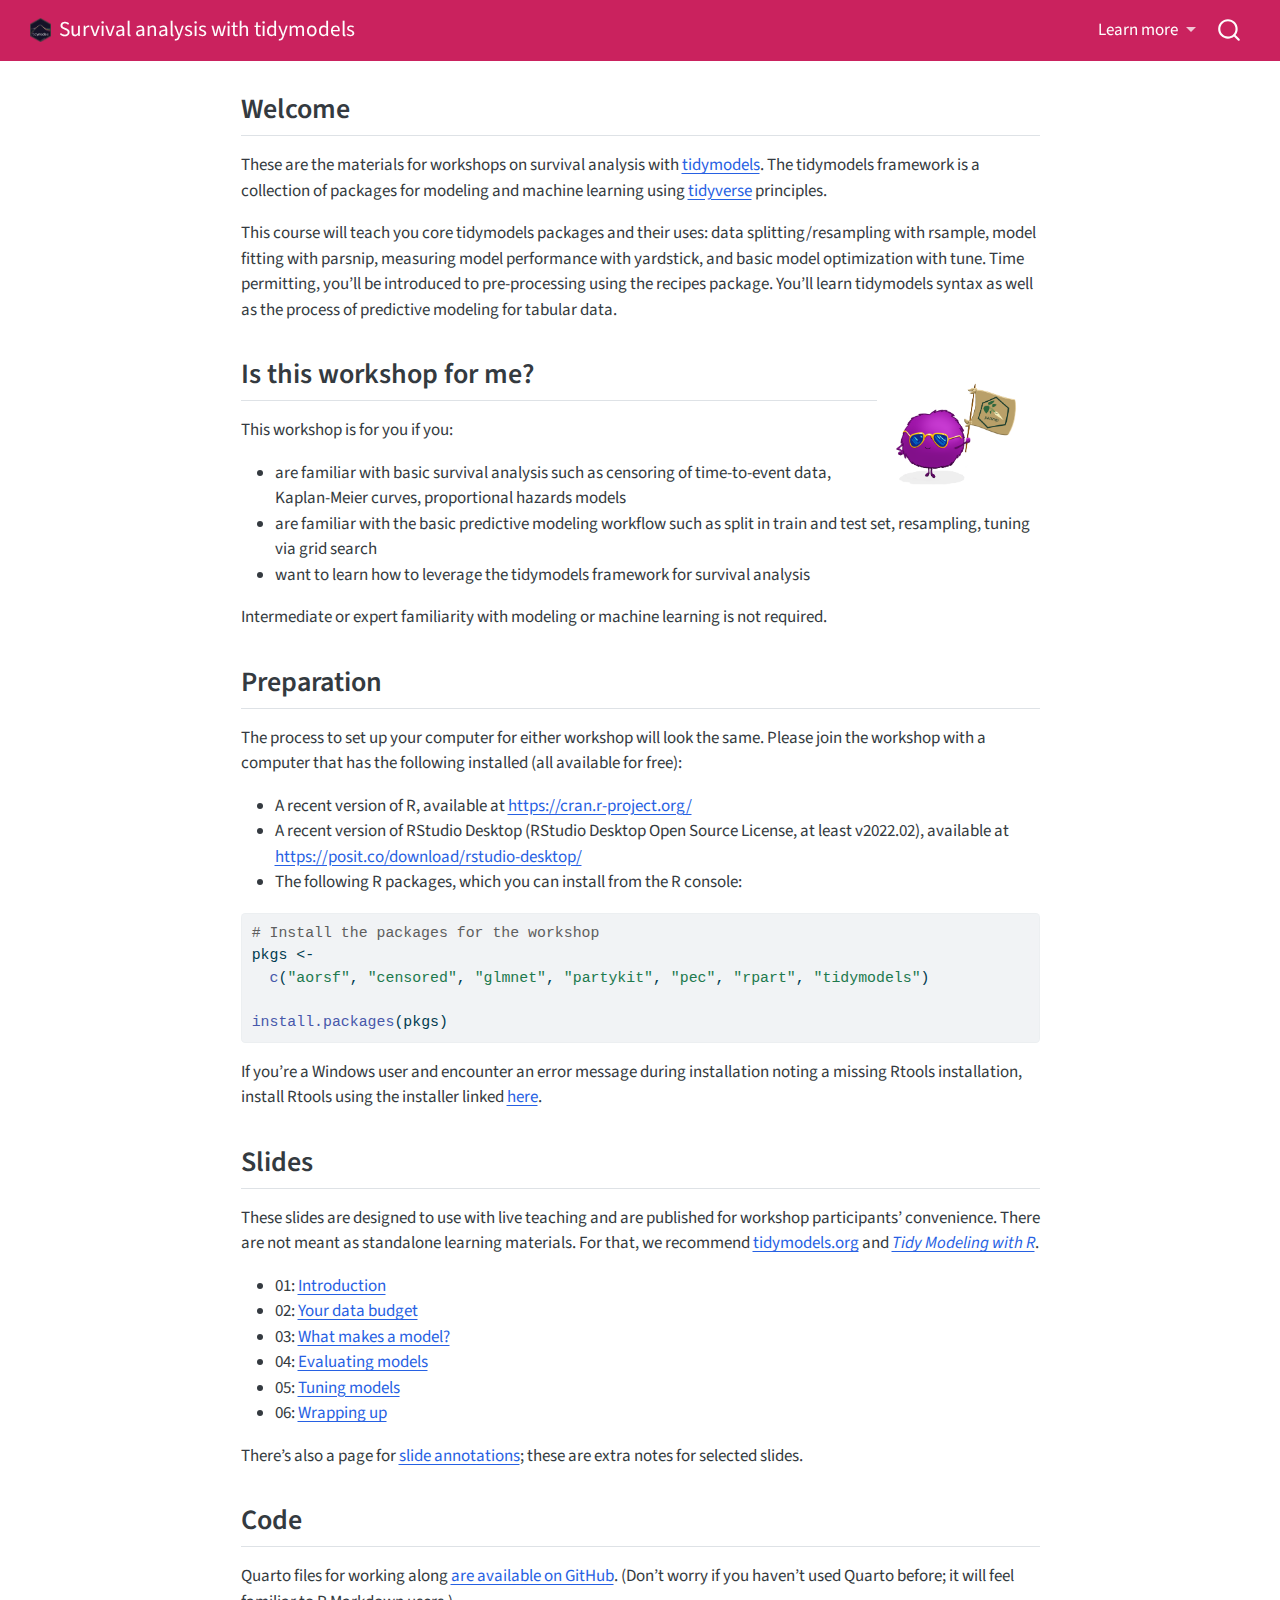
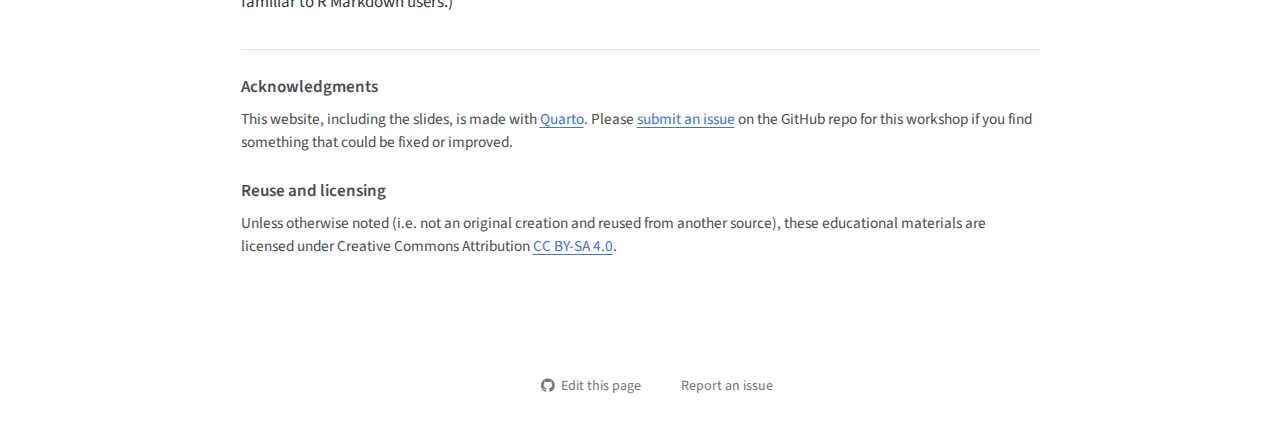
<file: docs/index.html>
<!DOCTYPE html>
<html xmlns="http://www.w3.org/1999/xhtml" lang="en" xml:lang="en"><head>

<meta charset="utf-8">
<meta name="generator" content="quarto-1.4.555">

<meta name="viewport" content="width=device-width, initial-scale=1.0, user-scalable=yes">


<title>Survival analysis with tidymodels</title>
<style>
code{white-space: pre-wrap;}
span.smallcaps{font-variant: small-caps;}
div.columns{display: flex; gap: min(4vw, 1.5em);}
div.column{flex: auto; overflow-x: auto;}
div.hanging-indent{margin-left: 1.5em; text-indent: -1.5em;}
ul.task-list{list-style: none;}
ul.task-list li input[type="checkbox"] {
  width: 0.8em;
  margin: 0 0.8em 0.2em -1em; /* quarto-specific, see https://github.com/quarto-dev/quarto-cli/issues/4556 */ 
  vertical-align: middle;
}
/* CSS for syntax highlighting */
pre > code.sourceCode { white-space: pre; position: relative; }
pre > code.sourceCode > span { line-height: 1.25; }
pre > code.sourceCode > span:empty { height: 1.2em; }
.sourceCode { overflow: visible; }
code.sourceCode > span { color: inherit; text-decoration: inherit; }
div.sourceCode { margin: 1em 0; }
pre.sourceCode { margin: 0; }
@media screen {
div.sourceCode { overflow: auto; }
}
@media print {
pre > code.sourceCode { white-space: pre-wrap; }
pre > code.sourceCode > span { text-indent: -5em; padding-left: 5em; }
}
pre.numberSource code
  { counter-reset: source-line 0; }
pre.numberSource code > span
  { position: relative; left: -4em; counter-increment: source-line; }
pre.numberSource code > span > a:first-child::before
  { content: counter(source-line);
    position: relative; left: -1em; text-align: right; vertical-align: baseline;
    border: none; display: inline-block;
    -webkit-touch-callout: none; -webkit-user-select: none;
    -khtml-user-select: none; -moz-user-select: none;
    -ms-user-select: none; user-select: none;
    padding: 0 4px; width: 4em;
  }
pre.numberSource { margin-left: 3em;  padding-left: 4px; }
div.sourceCode
  {   }
@media screen {
pre > code.sourceCode > span > a:first-child::before { text-decoration: underline; }
}
</style>


<script src="site_libs/quarto-nav/quarto-nav.js"></script>
<script src="site_libs/clipboard/clipboard.min.js"></script>
<script src="site_libs/quarto-search/autocomplete.umd.js"></script>
<script src="site_libs/quarto-search/fuse.min.js"></script>
<script src="site_libs/quarto-search/quarto-search.js"></script>
<meta name="quarto:offset" content="./">
<link href="./favicon.ico" rel="icon">
<script src="site_libs/quarto-html/quarto.js"></script>
<script src="site_libs/quarto-html/popper.min.js"></script>
<script src="site_libs/quarto-html/tippy.umd.min.js"></script>
<script src="site_libs/quarto-html/anchor.min.js"></script>
<link href="site_libs/quarto-html/tippy.css" rel="stylesheet">
<link href="site_libs/quarto-html/quarto-syntax-highlighting.css" rel="stylesheet" id="quarto-text-highlighting-styles">
<script src="site_libs/bootstrap/bootstrap.min.js"></script>
<link href="site_libs/bootstrap/bootstrap-icons.css" rel="stylesheet">
<link href="site_libs/bootstrap/bootstrap.min.css" rel="stylesheet" id="quarto-bootstrap" data-mode="light">
<script id="quarto-search-options" type="application/json">{
  "location": "navbar",
  "copy-button": false,
  "collapse-after": 3,
  "panel-placement": "end",
  "type": "overlay",
  "limit": 50,
  "keyboard-shortcut": [
    "f",
    "/",
    "s"
  ],
  "show-item-context": false,
  "language": {
    "search-no-results-text": "No results",
    "search-matching-documents-text": "matching documents",
    "search-copy-link-title": "Copy link to search",
    "search-hide-matches-text": "Hide additional matches",
    "search-more-match-text": "more match in this document",
    "search-more-matches-text": "more matches in this document",
    "search-clear-button-title": "Clear",
    "search-text-placeholder": "",
    "search-detached-cancel-button-title": "Cancel",
    "search-submit-button-title": "Submit",
    "search-label": "Search"
  }
}</script>


<link rel="stylesheet" href="styles.css">
<meta property="og:title" content="Survival analysis with tidymodels">
<meta property="og:description" content="This workshop provides an introduction to predictive survival analysis with R using the tidymodels framework, a collection of packages for modeling and machine learning using tidyverse principles.">
<meta property="og:site_name" content="Survival analysis with tidymodels">
<meta name="twitter:title" content="Survival analysis with tidymodels">
<meta name="twitter:description" content="This workshop provides an introduction to predictive survival analysis with R using the tidymodels framework, a collection of packages for modeling and machine learning using tidyverse principles.">
<meta name="twitter:card" content="summary">
</head>

<body class="nav-fixed fullcontent">

<div id="quarto-search-results"></div>
  <header id="quarto-header" class="headroom fixed-top">
    <nav class="navbar navbar-expand-lg " data-bs-theme="dark">
      <div class="navbar-container container-fluid">
      <div class="navbar-brand-container mx-auto">
    <a href="./index.html" class="navbar-brand navbar-brand-logo">
    <img src="./tidymodels.png" alt="" class="navbar-logo">
    </a>
    <a class="navbar-brand" href="./index.html">
    <span class="navbar-title">Survival analysis with tidymodels</span>
    </a>
  </div>
            <div id="quarto-search" class="" title="Search"></div>
          <button class="navbar-toggler" type="button" data-bs-toggle="collapse" data-bs-target="#navbarCollapse" aria-controls="navbarCollapse" aria-expanded="false" aria-label="Toggle navigation" onclick="if (window.quartoToggleHeadroom) { window.quartoToggleHeadroom(); }">
  <span class="navbar-toggler-icon"></span>
</button>
          <div class="collapse navbar-collapse" id="navbarCollapse">
            <ul class="navbar-nav navbar-nav-scroll ms-auto">
  <li class="nav-item dropdown ">
    <a class="nav-link dropdown-toggle" href="#" id="nav-menu-learn-more" role="button" data-bs-toggle="dropdown" aria-expanded="false">
 <span class="menu-text">Learn more</span>
    </a>
    <ul class="dropdown-menu dropdown-menu-end" aria-labelledby="nav-menu-learn-more">    
        <li>
    <a class="dropdown-item" href="https://www.tidymodels.org/start/">
 <span class="dropdown-text">Get started at tidymodels.org</span></a>
  </li>  
        <li>
    <a class="dropdown-item" href="https://www.tmwr.org/">
 <span class="dropdown-text">Tidy Modeling with R</span></a>
  </li>  
        <li>
    <a class="dropdown-item" href="https://www.tidymodels.org/learn/index.html#category=survival%20analysis">
 <span class="dropdown-text">Survival analysis at tidymodels.org</span></a>
  </li>  
    </ul>
  </li>
</ul>
          </div> <!-- /navcollapse -->
          <div class="quarto-navbar-tools">
</div>
      </div> <!-- /container-fluid -->
    </nav>
</header>
<!-- content -->
<div id="quarto-content" class="quarto-container page-columns page-rows-contents page-layout-article page-navbar">
<!-- sidebar -->
<!-- margin-sidebar -->
    
<!-- main -->
<main class="content" id="quarto-document-content">




<section id="welcome" class="level2">
<h2 class="anchored" data-anchor-id="welcome">Welcome</h2>
<p>These are the materials for workshops on survival analysis with <a href="https://www.tidymodels.org/">tidymodels</a>. The tidymodels framework is a collection of packages for modeling and machine learning using <a href="https://www.tidyverse.org/">tidyverse</a> principles.</p>
<p>This course will teach you core tidymodels packages and their uses: data splitting/resampling with rsample, model fitting with parsnip, measuring model performance with yardstick, and basic model optimization with tune. Time permitting, you’ll be introduced to pre-processing using the recipes package. You’ll learn tidymodels syntax as well as the process of predictive modeling for tabular data.</p>
</section>
<section id="is-this-workshop-for-me" class="level2">
<h2 class="anchored" data-anchor-id="is-this-workshop-for-me">Is this workshop for me? <img src="slides/images/parsnip-flagger.jpg" align="right" height="150"></h2>
<p>This workshop is for you if you:</p>
<ul>
<li>are familiar with basic survival analysis such as censoring of time-to-event data, Kaplan-Meier curves, proportional hazards models</li>
<li>are familiar with the basic predictive modeling workflow such as split in train and test set, resampling, tuning via grid search</li>
<li>want to learn how to leverage the tidymodels framework for survival analysis</li>
</ul>
<p>Intermediate or expert familiarity with modeling or machine learning is not required.</p>
</section>
<section id="preparation" class="level2">
<h2 class="anchored" data-anchor-id="preparation">Preparation</h2>
<p>The process to set up your computer for either workshop will look the same. Please join the workshop with a computer that has the following installed (all available for free):</p>
<ul>
<li>A recent version of R, available at <a href="https://cran.r-project.org/" class="uri">https://cran.r-project.org/</a></li>
<li>A recent version of RStudio Desktop (RStudio Desktop Open Source License, at least v2022.02), available at <a href="https://posit.co/download/rstudio-desktop/" class="uri">https://posit.co/download/rstudio-desktop/</a></li>
<li>The following R packages, which you can install from the R console:</li>
</ul>
<div class="cell">
<div class="sourceCode cell-code" id="cb1"><pre class="sourceCode r code-with-copy"><code class="sourceCode r"><span id="cb1-1"><a href="#cb1-1" aria-hidden="true" tabindex="-1"></a><span class="co"># Install the packages for the workshop</span></span>
<span id="cb1-2"><a href="#cb1-2" aria-hidden="true" tabindex="-1"></a>pkgs <span class="ot">&lt;-</span> </span>
<span id="cb1-3"><a href="#cb1-3" aria-hidden="true" tabindex="-1"></a>  <span class="fu">c</span>(<span class="st">"aorsf"</span>, <span class="st">"censored"</span>, <span class="st">"glmnet"</span>, <span class="st">"partykit"</span>, <span class="st">"pec"</span>, <span class="st">"rpart"</span>, <span class="st">"tidymodels"</span>)</span>
<span id="cb1-4"><a href="#cb1-4" aria-hidden="true" tabindex="-1"></a></span>
<span id="cb1-5"><a href="#cb1-5" aria-hidden="true" tabindex="-1"></a><span class="fu">install.packages</span>(pkgs)</span></code><button title="Copy to Clipboard" class="code-copy-button"><i class="bi"></i></button></pre></div>
</div>
<p>If you’re a Windows user and encounter an error message during installation noting a missing Rtools installation, install Rtools using the installer linked <a href="https://cran.r-project.org/bin/windows/Rtools/">here</a>.</p>
</section>
<section id="slides" class="level2">
<h2 class="anchored" data-anchor-id="slides">Slides</h2>
<p>These slides are designed to use with live teaching and are published for workshop participants’ convenience. There are not meant as standalone learning materials. For that, we recommend <a href="https://www.tidymodels.org/start/">tidymodels.org</a> and <a href="https://www.tmwr.org/"><em>Tidy Modeling with R</em></a>.</p>
<ul>
<li>01: <a href="slides/intro-01-introduction.html" target="_blank">Introduction</a></li>
<li>02: <a href="slides/intro-02-data-budget.html" target="_blank">Your data budget</a></li>
<li>03: <a href="slides/intro-03-what-makes-a-model.html" target="_blank">What makes a model?</a></li>
<li>04: <a href="slides/intro-04-evaluating-models.html" target="_blank">Evaluating models</a></li>
<li>05: <a href="slides/intro-05-tuning-models.html" target="_blank">Tuning models</a></li>
<li>06: <a href="slides/intro-06-wrapping-up.html" target="_blank">Wrapping up</a></li>
</ul>
<p>There’s also a page for <a href="slides/annotations.html" target="_blank">slide annotations</a>; these are extra notes for selected slides.</p>
</section>
<section id="code" class="level2">
<h2 class="anchored" data-anchor-id="code">Code</h2>
<p>Quarto files for working along <a href="https://github.com/hfrick/tidymodels-survival-workshop/tree/main/classwork">are available on GitHub</a>. (Don’t worry if you haven’t used Quarto before; it will feel familiar to R Markdown users.)</p>
</section>



<div id="quarto-appendix" class="default"><section id="acknowledgments" class="level2 appendix"><h2 class="anchored quarto-appendix-heading">Acknowledgments</h2><div class="quarto-appendix-contents">

<p>This website, including the slides, is made with <a href="https://quarto.org/">Quarto</a>. Please <a href="https://github.com/hfrick/tidymodels-survival-workshop/issues">submit an issue</a> on the GitHub repo for this workshop if you find something that could be fixed or improved.</p>
</div></section><section id="reuse-and-licensing" class="level2 appendix"><h2 class="anchored quarto-appendix-heading">Reuse and licensing</h2><div class="quarto-appendix-contents">

<p>Unless otherwise noted (i.e.&nbsp;not an original creation and reused from another source), these educational materials are licensed under Creative Commons Attribution <a href="https://creativecommons.org/licenses/by-sa/4.0/">CC BY-SA 4.0</a>.</p>


</div></section></div></main> <!-- /main -->
<script id="quarto-html-after-body" type="application/javascript">
window.document.addEventListener("DOMContentLoaded", function (event) {
  const toggleBodyColorMode = (bsSheetEl) => {
    const mode = bsSheetEl.getAttribute("data-mode");
    const bodyEl = window.document.querySelector("body");
    if (mode === "dark") {
      bodyEl.classList.add("quarto-dark");
      bodyEl.classList.remove("quarto-light");
    } else {
      bodyEl.classList.add("quarto-light");
      bodyEl.classList.remove("quarto-dark");
    }
  }
  const toggleBodyColorPrimary = () => {
    const bsSheetEl = window.document.querySelector("link#quarto-bootstrap");
    if (bsSheetEl) {
      toggleBodyColorMode(bsSheetEl);
    }
  }
  toggleBodyColorPrimary();  
  const icon = "";
  const anchorJS = new window.AnchorJS();
  anchorJS.options = {
    placement: 'right',
    icon: icon
  };
  anchorJS.add('.anchored');
  const isCodeAnnotation = (el) => {
    for (const clz of el.classList) {
      if (clz.startsWith('code-annotation-')) {                     
        return true;
      }
    }
    return false;
  }
  const clipboard = new window.ClipboardJS('.code-copy-button', {
    text: function(trigger) {
      const codeEl = trigger.previousElementSibling.cloneNode(true);
      for (const childEl of codeEl.children) {
        if (isCodeAnnotation(childEl)) {
          childEl.remove();
        }
      }
      return codeEl.innerText;
    }
  });
  clipboard.on('success', function(e) {
    // button target
    const button = e.trigger;
    // don't keep focus
    button.blur();
    // flash "checked"
    button.classList.add('code-copy-button-checked');
    var currentTitle = button.getAttribute("title");
    button.setAttribute("title", "Copied!");
    let tooltip;
    if (window.bootstrap) {
      button.setAttribute("data-bs-toggle", "tooltip");
      button.setAttribute("data-bs-placement", "left");
      button.setAttribute("data-bs-title", "Copied!");
      tooltip = new bootstrap.Tooltip(button, 
        { trigger: "manual", 
          customClass: "code-copy-button-tooltip",
          offset: [0, -8]});
      tooltip.show();    
    }
    setTimeout(function() {
      if (tooltip) {
        tooltip.hide();
        button.removeAttribute("data-bs-title");
        button.removeAttribute("data-bs-toggle");
        button.removeAttribute("data-bs-placement");
      }
      button.setAttribute("title", currentTitle);
      button.classList.remove('code-copy-button-checked');
    }, 1000);
    // clear code selection
    e.clearSelection();
  });
    var localhostRegex = new RegExp(/^(?:http|https):\/\/localhost\:?[0-9]*\//);
    var mailtoRegex = new RegExp(/^mailto:/);
      var filterRegex = new RegExp("https:\/\/hfrick\.github\.io\/tidymodels-survival-workshop");
    var isInternal = (href) => {
        return filterRegex.test(href) || localhostRegex.test(href) || mailtoRegex.test(href);
    }
    // Inspect non-navigation links and adorn them if external
 	var links = window.document.querySelectorAll('a[href]:not(.nav-link):not(.navbar-brand):not(.toc-action):not(.sidebar-link):not(.sidebar-item-toggle):not(.pagination-link):not(.no-external):not([aria-hidden]):not(.dropdown-item):not(.quarto-navigation-tool)');
    for (var i=0; i<links.length; i++) {
      const link = links[i];
      if (!isInternal(link.href)) {
        // undo the damage that might have been done by quarto-nav.js in the case of
        // links that we want to consider external
        if (link.dataset.originalHref !== undefined) {
          link.href = link.dataset.originalHref;
        }
      }
    }
  function tippyHover(el, contentFn, onTriggerFn, onUntriggerFn) {
    const config = {
      allowHTML: true,
      maxWidth: 500,
      delay: 100,
      arrow: false,
      appendTo: function(el) {
          return el.parentElement;
      },
      interactive: true,
      interactiveBorder: 10,
      theme: 'quarto',
      placement: 'bottom-start',
    };
    if (contentFn) {
      config.content = contentFn;
    }
    if (onTriggerFn) {
      config.onTrigger = onTriggerFn;
    }
    if (onUntriggerFn) {
      config.onUntrigger = onUntriggerFn;
    }
    window.tippy(el, config); 
  }
  const noterefs = window.document.querySelectorAll('a[role="doc-noteref"]');
  for (var i=0; i<noterefs.length; i++) {
    const ref = noterefs[i];
    tippyHover(ref, function() {
      // use id or data attribute instead here
      let href = ref.getAttribute('data-footnote-href') || ref.getAttribute('href');
      try { href = new URL(href).hash; } catch {}
      const id = href.replace(/^#\/?/, "");
      const note = window.document.getElementById(id);
      if (note) {
        return note.innerHTML;
      } else {
        return "";
      }
    });
  }
  const xrefs = window.document.querySelectorAll('a.quarto-xref');
  const processXRef = (id, note) => {
    // Strip column container classes
    const stripColumnClz = (el) => {
      el.classList.remove("page-full", "page-columns");
      if (el.children) {
        for (const child of el.children) {
          stripColumnClz(child);
        }
      }
    }
    stripColumnClz(note)
    if (id === null || id.startsWith('sec-')) {
      // Special case sections, only their first couple elements
      const container = document.createElement("div");
      if (note.children && note.children.length > 2) {
        container.appendChild(note.children[0].cloneNode(true));
        for (let i = 1; i < note.children.length; i++) {
          const child = note.children[i];
          if (child.tagName === "P" && child.innerText === "") {
            continue;
          } else {
            container.appendChild(child.cloneNode(true));
            break;
          }
        }
        if (window.Quarto?.typesetMath) {
          window.Quarto.typesetMath(container);
        }
        return container.innerHTML
      } else {
        if (window.Quarto?.typesetMath) {
          window.Quarto.typesetMath(note);
        }
        return note.innerHTML;
      }
    } else {
      // Remove any anchor links if they are present
      const anchorLink = note.querySelector('a.anchorjs-link');
      if (anchorLink) {
        anchorLink.remove();
      }
      if (window.Quarto?.typesetMath) {
        window.Quarto.typesetMath(note);
      }
      // TODO in 1.5, we should make sure this works without a callout special case
      if (note.classList.contains("callout")) {
        return note.outerHTML;
      } else {
        return note.innerHTML;
      }
    }
  }
  for (var i=0; i<xrefs.length; i++) {
    const xref = xrefs[i];
    tippyHover(xref, undefined, function(instance) {
      instance.disable();
      let url = xref.getAttribute('href');
      let hash = undefined; 
      if (url.startsWith('#')) {
        hash = url;
      } else {
        try { hash = new URL(url).hash; } catch {}
      }
      if (hash) {
        const id = hash.replace(/^#\/?/, "");
        const note = window.document.getElementById(id);
        if (note !== null) {
          try {
            const html = processXRef(id, note.cloneNode(true));
            instance.setContent(html);
          } finally {
            instance.enable();
            instance.show();
          }
        } else {
          // See if we can fetch this
          fetch(url.split('#')[0])
          .then(res => res.text())
          .then(html => {
            const parser = new DOMParser();
            const htmlDoc = parser.parseFromString(html, "text/html");
            const note = htmlDoc.getElementById(id);
            if (note !== null) {
              const html = processXRef(id, note);
              instance.setContent(html);
            } 
          }).finally(() => {
            instance.enable();
            instance.show();
          });
        }
      } else {
        // See if we can fetch a full url (with no hash to target)
        // This is a special case and we should probably do some content thinning / targeting
        fetch(url)
        .then(res => res.text())
        .then(html => {
          const parser = new DOMParser();
          const htmlDoc = parser.parseFromString(html, "text/html");
          const note = htmlDoc.querySelector('main.content');
          if (note !== null) {
            // This should only happen for chapter cross references
            // (since there is no id in the URL)
            // remove the first header
            if (note.children.length > 0 && note.children[0].tagName === "HEADER") {
              note.children[0].remove();
            }
            const html = processXRef(null, note);
            instance.setContent(html);
          } 
        }).finally(() => {
          instance.enable();
          instance.show();
        });
      }
    }, function(instance) {
    });
  }
      let selectedAnnoteEl;
      const selectorForAnnotation = ( cell, annotation) => {
        let cellAttr = 'data-code-cell="' + cell + '"';
        let lineAttr = 'data-code-annotation="' +  annotation + '"';
        const selector = 'span[' + cellAttr + '][' + lineAttr + ']';
        return selector;
      }
      const selectCodeLines = (annoteEl) => {
        const doc = window.document;
        const targetCell = annoteEl.getAttribute("data-target-cell");
        const targetAnnotation = annoteEl.getAttribute("data-target-annotation");
        const annoteSpan = window.document.querySelector(selectorForAnnotation(targetCell, targetAnnotation));
        const lines = annoteSpan.getAttribute("data-code-lines").split(",");
        const lineIds = lines.map((line) => {
          return targetCell + "-" + line;
        })
        let top = null;
        let height = null;
        let parent = null;
        if (lineIds.length > 0) {
            //compute the position of the single el (top and bottom and make a div)
            const el = window.document.getElementById(lineIds[0]);
            top = el.offsetTop;
            height = el.offsetHeight;
            parent = el.parentElement.parentElement;
          if (lineIds.length > 1) {
            const lastEl = window.document.getElementById(lineIds[lineIds.length - 1]);
            const bottom = lastEl.offsetTop + lastEl.offsetHeight;
            height = bottom - top;
          }
          if (top !== null && height !== null && parent !== null) {
            // cook up a div (if necessary) and position it 
            let div = window.document.getElementById("code-annotation-line-highlight");
            if (div === null) {
              div = window.document.createElement("div");
              div.setAttribute("id", "code-annotation-line-highlight");
              div.style.position = 'absolute';
              parent.appendChild(div);
            }
            div.style.top = top - 2 + "px";
            div.style.height = height + 4 + "px";
            div.style.left = 0;
            let gutterDiv = window.document.getElementById("code-annotation-line-highlight-gutter");
            if (gutterDiv === null) {
              gutterDiv = window.document.createElement("div");
              gutterDiv.setAttribute("id", "code-annotation-line-highlight-gutter");
              gutterDiv.style.position = 'absolute';
              const codeCell = window.document.getElementById(targetCell);
              const gutter = codeCell.querySelector('.code-annotation-gutter');
              gutter.appendChild(gutterDiv);
            }
            gutterDiv.style.top = top - 2 + "px";
            gutterDiv.style.height = height + 4 + "px";
          }
          selectedAnnoteEl = annoteEl;
        }
      };
      const unselectCodeLines = () => {
        const elementsIds = ["code-annotation-line-highlight", "code-annotation-line-highlight-gutter"];
        elementsIds.forEach((elId) => {
          const div = window.document.getElementById(elId);
          if (div) {
            div.remove();
          }
        });
        selectedAnnoteEl = undefined;
      };
        // Handle positioning of the toggle
    window.addEventListener(
      "resize",
      throttle(() => {
        elRect = undefined;
        if (selectedAnnoteEl) {
          selectCodeLines(selectedAnnoteEl);
        }
      }, 10)
    );
    function throttle(fn, ms) {
    let throttle = false;
    let timer;
      return (...args) => {
        if(!throttle) { // first call gets through
            fn.apply(this, args);
            throttle = true;
        } else { // all the others get throttled
            if(timer) clearTimeout(timer); // cancel #2
            timer = setTimeout(() => {
              fn.apply(this, args);
              timer = throttle = false;
            }, ms);
        }
      };
    }
      // Attach click handler to the DT
      const annoteDls = window.document.querySelectorAll('dt[data-target-cell]');
      for (const annoteDlNode of annoteDls) {
        annoteDlNode.addEventListener('click', (event) => {
          const clickedEl = event.target;
          if (clickedEl !== selectedAnnoteEl) {
            unselectCodeLines();
            const activeEl = window.document.querySelector('dt[data-target-cell].code-annotation-active');
            if (activeEl) {
              activeEl.classList.remove('code-annotation-active');
            }
            selectCodeLines(clickedEl);
            clickedEl.classList.add('code-annotation-active');
          } else {
            // Unselect the line
            unselectCodeLines();
            clickedEl.classList.remove('code-annotation-active');
          }
        });
      }
  const findCites = (el) => {
    const parentEl = el.parentElement;
    if (parentEl) {
      const cites = parentEl.dataset.cites;
      if (cites) {
        return {
          el,
          cites: cites.split(' ')
        };
      } else {
        return findCites(el.parentElement)
      }
    } else {
      return undefined;
    }
  };
  var bibliorefs = window.document.querySelectorAll('a[role="doc-biblioref"]');
  for (var i=0; i<bibliorefs.length; i++) {
    const ref = bibliorefs[i];
    const citeInfo = findCites(ref);
    if (citeInfo) {
      tippyHover(citeInfo.el, function() {
        var popup = window.document.createElement('div');
        citeInfo.cites.forEach(function(cite) {
          var citeDiv = window.document.createElement('div');
          citeDiv.classList.add('hanging-indent');
          citeDiv.classList.add('csl-entry');
          var biblioDiv = window.document.getElementById('ref-' + cite);
          if (biblioDiv) {
            citeDiv.innerHTML = biblioDiv.innerHTML;
          }
          popup.appendChild(citeDiv);
        });
        return popup.innerHTML;
      });
    }
  }
});
</script>
</div> <!-- /content -->




<footer class="footer"><div class="nav-footer"><div class="nav-footer-center"><div class="toc-actions"><ul><li><a href="https://github.com/hfrick/tidymodels-survival-workshop/edit/main/index.qmd" class="toc-action"><i class="bi bi-github"></i>Edit this page</a></li><li><a href="https://github.com/hfrick/tidymodels-survival-workshop/issues/new" class="toc-action"><i class="bi empty"></i>Report an issue</a></li></ul></div></div></div></footer></body></html>
</file>
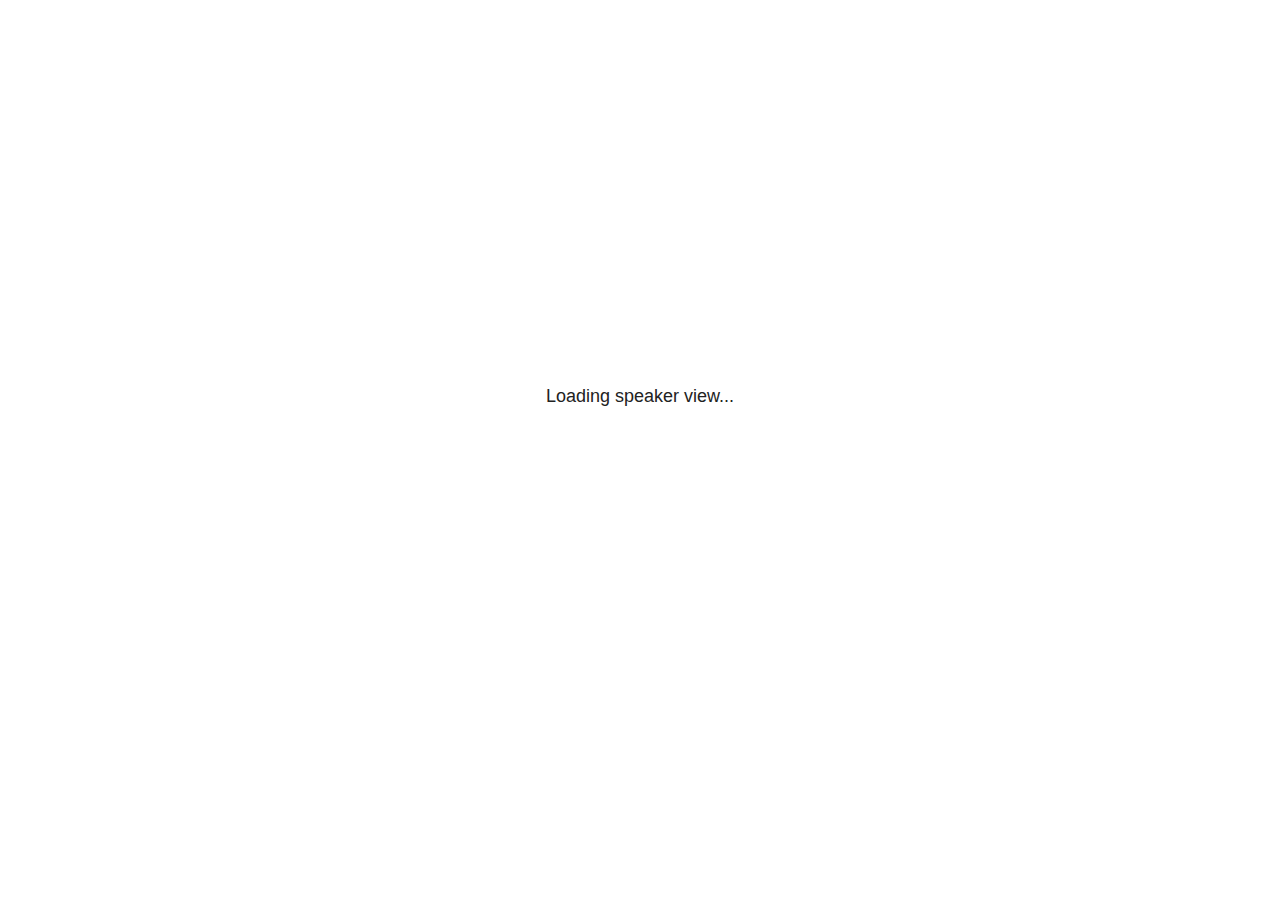
<file: docs/site_libs/revealjs/plugin/notes/speaker-view.html>
<!--
	NOTE: You need to build the notes plugin after making changes to this file.
-->
<html lang="en">
	<head>
		<meta charset="utf-8">

		<title>reveal.js - Speaker View</title>

		<style>
			body {
				font-family: Helvetica;
				font-size: 18px;
			}

			#current-slide,
			#upcoming-slide,
			#speaker-controls {
				padding: 6px;
				box-sizing: border-box;
				-moz-box-sizing: border-box;
			}

			#current-slide iframe,
			#upcoming-slide iframe {
				width: 100%;
				height: 100%;
				border: 1px solid #ddd;
			}

			#current-slide .label,
			#upcoming-slide .label {
				position: absolute;
				top: 10px;
				left: 10px;
				z-index: 2;
			}

			#connection-status {
				position: absolute;
				top: 0;
				left: 0;
				width: 100%;
				height: 100%;
				z-index: 20;
				padding: 30% 20% 20% 20%;
				font-size: 18px;
				color: #222;
				background: #fff;
				text-align: center;
				box-sizing: border-box;
				line-height: 1.4;
			}

			.overlay-element {
				height: 34px;
				line-height: 34px;
				padding: 0 10px;
				text-shadow: none;
				background: rgba( 220, 220, 220, 0.8 );
				color: #222;
				font-size: 14px;
			}

			.overlay-element.interactive:hover {
				background: rgba( 220, 220, 220, 1 );
			}

			#current-slide {
				position: absolute;
				width: 60%;
				height: 100%;
				top: 0;
				left: 0;
				padding-right: 0;
			}

			#upcoming-slide {
				position: absolute;
				width: 40%;
				height: 40%;
				right: 0;
				top: 0;
			}

			/* Speaker controls */
			#speaker-controls {
				position: absolute;
				top: 40%;
				right: 0;
				width: 40%;
				height: 60%;
				overflow: auto;
				font-size: 18px;
			}

				.speaker-controls-time.hidden,
				.speaker-controls-notes.hidden {
					display: none;
				}

				.speaker-controls-time .label,
				.speaker-controls-pace .label,
				.speaker-controls-notes .label {
					text-transform: uppercase;
					font-weight: normal;
					font-size: 0.66em;
					color: #666;
					margin: 0;
				}

				.speaker-controls-time, .speaker-controls-pace {
					border-bottom: 1px solid rgba( 200, 200, 200, 0.5 );
					margin-bottom: 10px;
					padding: 10px 16px;
					padding-bottom: 20px;
					cursor: pointer;
				}

				.speaker-controls-time .reset-button {
					opacity: 0;
					float: right;
					color: #666;
					text-decoration: none;
				}
				.speaker-controls-time:hover .reset-button {
					opacity: 1;
				}

				.speaker-controls-time .timer,
				.speaker-controls-time .clock {
					width: 50%;
				}

				.speaker-controls-time .timer,
				.speaker-controls-time .clock,
				.speaker-controls-time .pacing .hours-value,
				.speaker-controls-time .pacing .minutes-value,
				.speaker-controls-time .pacing .seconds-value {
					font-size: 1.9em;
				}

				.speaker-controls-time .timer {
					float: left;
				}

				.speaker-controls-time .clock {
					float: right;
					text-align: right;
				}

				.speaker-controls-time span.mute {
					opacity: 0.3;
				}

				.speaker-controls-time .pacing-title {
					margin-top: 5px;
				}

				.speaker-controls-time .pacing.ahead {
					color: blue;
				}

				.speaker-controls-time .pacing.on-track {
					color: green;
				}

				.speaker-controls-time .pacing.behind {
					color: red;
				}

				.speaker-controls-notes {
					padding: 10px 16px;
				}

				.speaker-controls-notes .value {
					margin-top: 5px;
					line-height: 1.4;
					font-size: 1.2em;
				}

			/* Layout selector */
			#speaker-layout {
				position: absolute;
				top: 10px;
				right: 10px;
				color: #222;
				z-index: 10;
			}
				#speaker-layout select {
					position: absolute;
					width: 100%;
					height: 100%;
					top: 0;
					left: 0;
					border: 0;
					box-shadow: 0;
					cursor: pointer;
					opacity: 0;

					font-size: 1em;
					background-color: transparent;

					-moz-appearance: none;
					-webkit-appearance: none;
					-webkit-tap-highlight-color: rgba(0, 0, 0, 0);
				}

				#speaker-layout select:focus {
					outline: none;
					box-shadow: none;
				}

			.clear {
				clear: both;
			}

			/* Speaker layout: Wide */
			body[data-speaker-layout="wide"] #current-slide,
			body[data-speaker-layout="wide"] #upcoming-slide {
				width: 50%;
				height: 45%;
				padding: 6px;
			}

			body[data-speaker-layout="wide"] #current-slide {
				top: 0;
				left: 0;
			}

			body[data-speaker-layout="wide"] #upcoming-slide {
				top: 0;
				left: 50%;
			}

			body[data-speaker-layout="wide"] #speaker-controls {
				top: 45%;
				left: 0;
				width: 100%;
				height: 50%;
				font-size: 1.25em;
			}

			/* Speaker layout: Tall */
			body[data-speaker-layout="tall"] #current-slide,
			body[data-speaker-layout="tall"] #upcoming-slide {
				width: 45%;
				height: 50%;
				padding: 6px;
			}

			body[data-speaker-layout="tall"] #current-slide {
				top: 0;
				left: 0;
			}

			body[data-speaker-layout="tall"] #upcoming-slide {
				top: 50%;
				left: 0;
			}

			body[data-speaker-layout="tall"] #speaker-controls {
				padding-top: 40px;
				top: 0;
				left: 45%;
				width: 55%;
				height: 100%;
				font-size: 1.25em;
			}

			/* Speaker layout: Notes only */
			body[data-speaker-layout="notes-only"] #current-slide,
			body[data-speaker-layout="notes-only"] #upcoming-slide {
				display: none;
			}

			body[data-speaker-layout="notes-only"] #speaker-controls {
				padding-top: 40px;
				top: 0;
				left: 0;
				width: 100%;
				height: 100%;
				font-size: 1.25em;
			}

			@media screen and (max-width: 1080px) {
				body[data-speaker-layout="default"] #speaker-controls {
					font-size: 16px;
				}
			}

			@media screen and (max-width: 900px) {
				body[data-speaker-layout="default"] #speaker-controls {
					font-size: 14px;
				}
			}

			@media screen and (max-width: 800px) {
				body[data-speaker-layout="default"] #speaker-controls {
					font-size: 12px;
				}
			}

		</style>
	</head>

	<body>

		<div id="connection-status">Loading speaker view...</div>

		<div id="current-slide"></div>
		<div id="upcoming-slide"><span class="overlay-element label">Upcoming</span></div>
		<div id="speaker-controls">
			<div class="speaker-controls-time">
				<h4 class="label">Time <span class="reset-button">Click to Reset</span></h4>
				<div class="clock">
					<span class="clock-value">0:00 AM</span>
				</div>
				<div class="timer">
					<span class="hours-value">00</span><span class="minutes-value">:00</span><span class="seconds-value">:00</span>
				</div>
				<div class="clear"></div>

				<h4 class="label pacing-title" style="display: none">Pacing – Time to finish current slide</h4>
				<div class="pacing" style="display: none">
					<span class="hours-value">00</span><span class="minutes-value">:00</span><span class="seconds-value">:00</span>
				</div>
			</div>

			<div class="speaker-controls-notes hidden">
				<h4 class="label">Notes</h4>
				<div class="value"></div>
			</div>
		</div>
		<div id="speaker-layout" class="overlay-element interactive">
			<span class="speaker-layout-label"></span>
			<select class="speaker-layout-dropdown"></select>
		</div>

		<script>

			(function() {

				var notes,
					notesValue,
					currentState,
					currentSlide,
					upcomingSlide,
					layoutLabel,
					layoutDropdown,
					pendingCalls = {},
					lastRevealApiCallId = 0,
					connected = false,
					whitelistedWindows = [window.opener];

				var SPEAKER_LAYOUTS = {
					'default': 'Default',
					'wide': 'Wide',
					'tall': 'Tall',
					'notes-only': 'Notes only'
				};

				setupLayout();

				var connectionStatus = document.querySelector( '#connection-status' );
				var connectionTimeout = setTimeout( function() {
					connectionStatus.innerHTML = 'Error connecting to main window.<br>Please try closing and reopening the speaker view.';
				}, 5000 );
;
				window.addEventListener( 'message', function( event ) {

					// Validate the origin of this message to prevent XSS
					if( window.location.origin !== event.origin && whitelistedWindows.indexOf( event.source ) === -1 ) {
						return;
					}

					clearTimeout( connectionTimeout );
					connectionStatus.style.display = 'none';

					var data = JSON.parse( event.data );

					// The overview mode is only useful to the reveal.js instance
					// where navigation occurs so we don't sync it
					if( data.state ) delete data.state.overview;

					// Messages sent by the notes plugin inside of the main window
					if( data && data.namespace === 'reveal-notes' ) {
						if( data.type === 'connect' ) {
							handleConnectMessage( data );
						}
						else if( data.type === 'state' ) {
							handleStateMessage( data );
						}
						else if( data.type === 'return' ) {
							pendingCalls[data.callId](data.result);
							delete pendingCalls[data.callId];
						}
					}
					// Messages sent by the reveal.js inside of the current slide preview
					else if( data && data.namespace === 'reveal' ) {
						if( /ready/.test( data.eventName ) ) {
							// Send a message back to notify that the handshake is complete
							window.opener.postMessage( JSON.stringify({ namespace: 'reveal-notes', type: 'connected'} ), '*' );
						}
						else if( /slidechanged|fragmentshown|fragmenthidden|paused|resumed/.test( data.eventName ) && currentState !== JSON.stringify( data.state ) ) {

							dispatchStateToMainWindow( data.state );

						}
					}

				} );

				/**
				 * Updates the presentation in the main window to match the state
				 * of the presentation in the notes window.
				 */
				const dispatchStateToMainWindow = debounce(( state ) => {
					window.opener.postMessage( JSON.stringify({ method: 'setState', args: [ state ]} ), '*' );
				}, 500);

				/**
				 * Asynchronously calls the Reveal.js API of the main frame.
				 */
				function callRevealApi( methodName, methodArguments, callback ) {

					var callId = ++lastRevealApiCallId;
					pendingCalls[callId] = callback;
					window.opener.postMessage( JSON.stringify( {
						namespace: 'reveal-notes',
						type: 'call',
						callId: callId,
						methodName: methodName,
						arguments: methodArguments
					} ), '*' );

				}

				/**
				 * Called when the main window is trying to establish a
				 * connection.
				 */
				function handleConnectMessage( data ) {

					if( connected === false ) {
						connected = true;

						setupIframes( data );
						setupKeyboard();
						setupNotes();
						setupTimer();
						setupHeartbeat();
					}

				}

				/**
				 * Called when the main window sends an updated state.
				 */
				function handleStateMessage( data ) {

					// Store the most recently set state to avoid circular loops
					// applying the same state
					currentState = JSON.stringify( data.state );

					// No need for updating the notes in case of fragment changes
					if ( data.notes ) {
						notes.classList.remove( 'hidden' );
						notesValue.style.whiteSpace = data.whitespace;
						if( data.markdown ) {
							notesValue.innerHTML = marked( data.notes );
						}
						else {
							notesValue.innerHTML = data.notes;
						}
					}
					else {
						notes.classList.add( 'hidden' );
					}

					// Update the note slides
					currentSlide.contentWindow.postMessage( JSON.stringify({ method: 'setState', args: [ data.state ] }), '*' );
					upcomingSlide.contentWindow.postMessage( JSON.stringify({ method: 'setState', args: [ data.state ] }), '*' );
					upcomingSlide.contentWindow.postMessage( JSON.stringify({ method: 'next' }), '*' );

				}

				// Limit to max one state update per X ms
				handleStateMessage = debounce( handleStateMessage, 200 );

				/**
				 * Forward keyboard events to the current slide window.
				 * This enables keyboard events to work even if focus
				 * isn't set on the current slide iframe.
				 *
				 * Block F5 default handling, it reloads and disconnects
				 * the speaker notes window.
				 */
				function setupKeyboard() {

					document.addEventListener( 'keydown', function( event ) {
						if( event.keyCode === 116 || ( event.metaKey && event.keyCode === 82 ) ) {
							event.preventDefault();
							return false;
						}
						currentSlide.contentWindow.postMessage( JSON.stringify({ method: 'triggerKey', args: [ event.keyCode ] }), '*' );
					} );

				}

				/**
				 * Creates the preview iframes.
				 */
				function setupIframes( data ) {

					var params = [
						'receiver',
						'progress=false',
						'history=false',
						'transition=none',
						'autoSlide=0',
						'backgroundTransition=none'
					].join( '&' );

					var urlSeparator = /\?/.test(data.url) ? '&' : '?';
					var hash = '#/' + data.state.indexh + '/' + data.state.indexv;
					var currentURL = data.url + urlSeparator + params + '&postMessageEvents=true' + hash;
					var upcomingURL = data.url + urlSeparator + params + '&controls=false' + hash;

					currentSlide = document.createElement( 'iframe' );
					currentSlide.setAttribute( 'width', 1280 );
					currentSlide.setAttribute( 'height', 1024 );
					currentSlide.setAttribute( 'src', currentURL );
					document.querySelector( '#current-slide' ).appendChild( currentSlide );

					upcomingSlide = document.createElement( 'iframe' );
					upcomingSlide.setAttribute( 'width', 640 );
					upcomingSlide.setAttribute( 'height', 512 );
					upcomingSlide.setAttribute( 'src', upcomingURL );
					document.querySelector( '#upcoming-slide' ).appendChild( upcomingSlide );

					whitelistedWindows.push( currentSlide.contentWindow, upcomingSlide.contentWindow );

				}

				/**
				 * Setup the notes UI.
				 */
				function setupNotes() {

					notes = document.querySelector( '.speaker-controls-notes' );
					notesValue = document.querySelector( '.speaker-controls-notes .value' );

				}

				/**
				 * We send out a heartbeat at all times to ensure we can
				 * reconnect with the main presentation window after reloads.
				 */
				function setupHeartbeat() {

					setInterval( () => {
						window.opener.postMessage( JSON.stringify({ namespace: 'reveal-notes', type: 'heartbeat'} ), '*' );
					}, 1000 );

				}

				function getTimings( callback ) {

					callRevealApi( 'getSlidesAttributes', [], function ( slideAttributes ) {
						callRevealApi( 'getConfig', [], function ( config ) {
							var totalTime = config.totalTime;
							var minTimePerSlide = config.minimumTimePerSlide || 0;
							var defaultTiming = config.defaultTiming;
							if ((defaultTiming == null) && (totalTime == null)) {
								callback(null);
								return;
							}
							// Setting totalTime overrides defaultTiming
							if (totalTime) {
								defaultTiming = 0;
							}
							var timings = [];
							for ( var i in slideAttributes ) {
								var slide = slideAttributes[ i ];
								var timing = defaultTiming;
								if( slide.hasOwnProperty( 'data-timing' )) {
									var t = slide[ 'data-timing' ];
									timing = parseInt(t);
									if( isNaN(timing) ) {
										console.warn("Could not parse timing '" + t + "' of slide " + i + "; using default of " + defaultTiming);
										timing = defaultTiming;
									}
								}
								timings.push(timing);
							}
							if ( totalTime ) {
								// After we've allocated time to individual slides, we summarize it and
								// subtract it from the total time
								var remainingTime = totalTime - timings.reduce( function(a, b) { return a + b; }, 0 );
								// The remaining time is divided by the number of slides that have 0 seconds
								// allocated at the moment, giving the average time-per-slide on the remaining slides
								var remainingSlides = (timings.filter( function(x) { return x == 0 }) ).length
								var timePerSlide = Math.round( remainingTime / remainingSlides, 0 )
								// And now we replace every zero-value timing with that average
								timings = timings.map( function(x) { return (x==0 ? timePerSlide : x) } );
							}
							var slidesUnderMinimum = timings.filter( function(x) { return (x < minTimePerSlide) } ).length
							if ( slidesUnderMinimum ) {
								message = "The pacing time for " + slidesUnderMinimum + " slide(s) is under the configured minimum of " + minTimePerSlide + " seconds. Check the data-timing attribute on individual slides, or consider increasing the totalTime or minimumTimePerSlide configuration options (or removing some slides).";
								alert(message);
							}
							callback( timings );
						} );
					} );

				}

				/**
				 * Return the number of seconds allocated for presenting
				 * all slides up to and including this one.
				 */
				function getTimeAllocated( timings, callback ) {

					callRevealApi( 'getSlidePastCount', [], function ( currentSlide ) {
						var allocated = 0;
						for (var i in timings.slice(0, currentSlide + 1)) {
							allocated += timings[i];
						}
						callback( allocated );
					} );

				}

				/**
				 * Create the timer and clock and start updating them
				 * at an interval.
				 */
				function setupTimer() {

					var start = new Date(),
					timeEl = document.querySelector( '.speaker-controls-time' ),
					clockEl = timeEl.querySelector( '.clock-value' ),
					hoursEl = timeEl.querySelector( '.hours-value' ),
					minutesEl = timeEl.querySelector( '.minutes-value' ),
					secondsEl = timeEl.querySelector( '.seconds-value' ),
					pacingTitleEl = timeEl.querySelector( '.pacing-title' ),
					pacingEl = timeEl.querySelector( '.pacing' ),
					pacingHoursEl = pacingEl.querySelector( '.hours-value' ),
					pacingMinutesEl = pacingEl.querySelector( '.minutes-value' ),
					pacingSecondsEl = pacingEl.querySelector( '.seconds-value' );

					var timings = null;
					getTimings( function ( _timings ) {

						timings = _timings;
						if (_timings !== null) {
							pacingTitleEl.style.removeProperty('display');
							pacingEl.style.removeProperty('display');
						}

						// Update once directly
						_updateTimer();

						// Then update every second
						setInterval( _updateTimer, 1000 );

					} );


					function _resetTimer() {

						if (timings == null) {
							start = new Date();
							_updateTimer();
						}
						else {
							// Reset timer to beginning of current slide
							getTimeAllocated( timings, function ( slideEndTimingSeconds ) {
								var slideEndTiming = slideEndTimingSeconds * 1000;
								callRevealApi( 'getSlidePastCount', [], function ( currentSlide ) {
									var currentSlideTiming = timings[currentSlide] * 1000;
									var previousSlidesTiming = slideEndTiming - currentSlideTiming;
									var now = new Date();
									start = new Date(now.getTime() - previousSlidesTiming);
									_updateTimer();
								} );
							} );
						}

					}

					timeEl.addEventListener( 'click', function() {
						_resetTimer();
						return false;
					} );

					function _displayTime( hrEl, minEl, secEl, time) {

						var sign = Math.sign(time) == -1 ? "-" : "";
						time = Math.abs(Math.round(time / 1000));
						var seconds = time % 60;
						var minutes = Math.floor( time / 60 ) % 60 ;
						var hours = Math.floor( time / ( 60 * 60 )) ;
						hrEl.innerHTML = sign + zeroPadInteger( hours );
						if (hours == 0) {
							hrEl.classList.add( 'mute' );
						}
						else {
							hrEl.classList.remove( 'mute' );
						}
						minEl.innerHTML = ':' + zeroPadInteger( minutes );
						if (hours == 0 && minutes == 0) {
							minEl.classList.add( 'mute' );
						}
						else {
							minEl.classList.remove( 'mute' );
						}
						secEl.innerHTML = ':' + zeroPadInteger( seconds );
					}

					function _updateTimer() {

						var diff, hours, minutes, seconds,
						now = new Date();

						diff = now.getTime() - start.getTime();

						clockEl.innerHTML = now.toLocaleTimeString( 'en-US', { hour12: true, hour: '2-digit', minute:'2-digit' } );
						_displayTime( hoursEl, minutesEl, secondsEl, diff );
						if (timings !== null) {
							_updatePacing(diff);
						}

					}

					function _updatePacing(diff) {

						getTimeAllocated( timings, function ( slideEndTimingSeconds ) {
							var slideEndTiming = slideEndTimingSeconds * 1000;

							callRevealApi( 'getSlidePastCount', [], function ( currentSlide ) {
								var currentSlideTiming = timings[currentSlide] * 1000;
								var timeLeftCurrentSlide = slideEndTiming - diff;
								if (timeLeftCurrentSlide < 0) {
									pacingEl.className = 'pacing behind';
								}
								else if (timeLeftCurrentSlide < currentSlideTiming) {
									pacingEl.className = 'pacing on-track';
								}
								else {
									pacingEl.className = 'pacing ahead';
								}
								_displayTime( pacingHoursEl, pacingMinutesEl, pacingSecondsEl, timeLeftCurrentSlide );
							} );
						} );
					}

				}

				/**
				 * Sets up the speaker view layout and layout selector.
				 */
				function setupLayout() {

					layoutDropdown = document.querySelector( '.speaker-layout-dropdown' );
					layoutLabel = document.querySelector( '.speaker-layout-label' );

					// Render the list of available layouts
					for( var id in SPEAKER_LAYOUTS ) {
						var option = document.createElement( 'option' );
						option.setAttribute( 'value', id );
						option.textContent = SPEAKER_LAYOUTS[ id ];
						layoutDropdown.appendChild( option );
					}

					// Monitor the dropdown for changes
					layoutDropdown.addEventListener( 'change', function( event ) {

						setLayout( layoutDropdown.value );

					}, false );

					// Restore any currently persisted layout
					setLayout( getLayout() );

				}

				/**
				 * Sets a new speaker view layout. The layout is persisted
				 * in local storage.
				 */
				function setLayout( value ) {

					var title = SPEAKER_LAYOUTS[ value ];

					layoutLabel.innerHTML = 'Layout' + ( title ? ( ': ' + title ) : '' );
					layoutDropdown.value = value;

					document.body.setAttribute( 'data-speaker-layout', value );

					// Persist locally
					if( supportsLocalStorage() ) {
						window.localStorage.setItem( 'reveal-speaker-layout', value );
					}

				}

				/**
				 * Returns the ID of the most recently set speaker layout
				 * or our default layout if none has been set.
				 */
				function getLayout() {

					if( supportsLocalStorage() ) {
						var layout = window.localStorage.getItem( 'reveal-speaker-layout' );
						if( layout ) {
							return layout;
						}
					}

					// Default to the first record in the layouts hash
					for( var id in SPEAKER_LAYOUTS ) {
						return id;
					}

				}

				function supportsLocalStorage() {

					try {
						localStorage.setItem('test', 'test');
						localStorage.removeItem('test');
						return true;
					}
					catch( e ) {
						return false;
					}

				}

				function zeroPadInteger( num ) {

					var str = '00' + parseInt( num );
					return str.substring( str.length - 2 );

				}

				/**
				 * Limits the frequency at which a function can be called.
				 */
				function debounce( fn, ms ) {

					var lastTime = 0,
						timeout;

					return function() {

						var args = arguments;
						var context = this;

						clearTimeout( timeout );

						var timeSinceLastCall = Date.now() - lastTime;
						if( timeSinceLastCall > ms ) {
							fn.apply( context, args );
							lastTime = Date.now();
						}
						else {
							timeout = setTimeout( function() {
								fn.apply( context, args );
								lastTime = Date.now();
							}, ms - timeSinceLastCall );
						}

					}

				}

			})();

		</script>
	</body>
</html>
</file>
<file: docs/site_libs/quarto-html/tippy.css>
.tippy-box[data-animation=fade][data-state=hidden]{opacity:0}[data-tippy-root]{max-width:calc(100vw - 10px)}.tippy-box{position:relative;background-color:#333;color:#fff;border-radius:4px;font-size:14px;line-height:1.4;white-space:normal;outline:0;transition-property:transform,visibility,opacity}.tippy-box[data-placement^=top]>.tippy-arrow{bottom:0}.tippy-box[data-placement^=top]>.tippy-arrow:before{bottom:-7px;left:0;border-width:8px 8px 0;border-top-color:initial;transform-origin:center top}.tippy-box[data-placement^=bottom]>.tippy-arrow{top:0}.tippy-box[data-placement^=bottom]>.tippy-arrow:before{top:-7px;left:0;border-width:0 8px 8px;border-bottom-color:initial;transform-origin:center bottom}.tippy-box[data-placement^=left]>.tippy-arrow{right:0}.tippy-box[data-placement^=left]>.tippy-arrow:before{border-width:8px 0 8px 8px;border-left-color:initial;right:-7px;transform-origin:center left}.tippy-box[data-placement^=right]>.tippy-arrow{left:0}.tippy-box[data-placement^=right]>.tippy-arrow:before{left:-7px;border-width:8px 8px 8px 0;border-right-color:initial;transform-origin:center right}.tippy-box[data-inertia][data-state=visible]{transition-timing-function:cubic-bezier(.54,1.5,.38,1.11)}.tippy-arrow{width:16px;height:16px;color:#333}.tippy-arrow:before{content:"";position:absolute;border-color:transparent;border-style:solid}.tippy-content{position:relative;padding:5px 9px;z-index:1}
</file>
<file: docs/site_libs/quarto-html/quarto-syntax-highlighting.css>
/* quarto syntax highlight colors */
:root {
  --quarto-hl-ot-color: #003B4F;
  --quarto-hl-at-color: #657422;
  --quarto-hl-ss-color: #20794D;
  --quarto-hl-an-color: #5E5E5E;
  --quarto-hl-fu-color: #4758AB;
  --quarto-hl-st-color: #20794D;
  --quarto-hl-cf-color: #003B4F;
  --quarto-hl-op-color: #5E5E5E;
  --quarto-hl-er-color: #AD0000;
  --quarto-hl-bn-color: #AD0000;
  --quarto-hl-al-color: #AD0000;
  --quarto-hl-va-color: #111111;
  --quarto-hl-bu-color: inherit;
  --quarto-hl-ex-color: inherit;
  --quarto-hl-pp-color: #AD0000;
  --quarto-hl-in-color: #5E5E5E;
  --quarto-hl-vs-color: #20794D;
  --quarto-hl-wa-color: #5E5E5E;
  --quarto-hl-do-color: #5E5E5E;
  --quarto-hl-im-color: #00769E;
  --quarto-hl-ch-color: #20794D;
  --quarto-hl-dt-color: #AD0000;
  --quarto-hl-fl-color: #AD0000;
  --quarto-hl-co-color: #5E5E5E;
  --quarto-hl-cv-color: #5E5E5E;
  --quarto-hl-cn-color: #8f5902;
  --quarto-hl-sc-color: #5E5E5E;
  --quarto-hl-dv-color: #AD0000;
  --quarto-hl-kw-color: #003B4F;
}

/* other quarto variables */
:root {
  --quarto-font-monospace: SFMono-Regular, Menlo, Monaco, Consolas, "Liberation Mono", "Courier New", monospace;
}

pre > code.sourceCode > span {
  color: #003B4F;
}

code span {
  color: #003B4F;
}

code.sourceCode > span {
  color: #003B4F;
}

div.sourceCode,
div.sourceCode pre.sourceCode {
  color: #003B4F;
}

code span.ot {
  color: #003B4F;
  font-style: inherit;
}

code span.at {
  color: #657422;
  font-style: inherit;
}

code span.ss {
  color: #20794D;
  font-style: inherit;
}

code span.an {
  color: #5E5E5E;
  font-style: inherit;
}

code span.fu {
  color: #4758AB;
  font-style: inherit;
}

code span.st {
  color: #20794D;
  font-style: inherit;
}

code span.cf {
  color: #003B4F;
  font-style: inherit;
}

code span.op {
  color: #5E5E5E;
  font-style: inherit;
}

code span.er {
  color: #AD0000;
  font-style: inherit;
}

code span.bn {
  color: #AD0000;
  font-style: inherit;
}

code span.al {
  color: #AD0000;
  font-style: inherit;
}

code span.va {
  color: #111111;
  font-style: inherit;
}

code span.bu {
  font-style: inherit;
}

code span.ex {
  font-style: inherit;
}

code span.pp {
  color: #AD0000;
  font-style: inherit;
}

code span.in {
  color: #5E5E5E;
  font-style: inherit;
}

code span.vs {
  color: #20794D;
  font-style: inherit;
}

code span.wa {
  color: #5E5E5E;
  font-style: italic;
}

code span.do {
  color: #5E5E5E;
  font-style: italic;
}

code span.im {
  color: #00769E;
  font-style: inherit;
}

code span.ch {
  color: #20794D;
  font-style: inherit;
}

code span.dt {
  color: #AD0000;
  font-style: inherit;
}

code span.fl {
  color: #AD0000;
  font-style: inherit;
}

code span.co {
  color: #5E5E5E;
  font-style: inherit;
}

code span.cv {
  color: #5E5E5E;
  font-style: italic;
}

code span.cn {
  color: #8f5902;
  font-style: inherit;
}

code span.sc {
  color: #5E5E5E;
  font-style: inherit;
}

code span.dv {
  color: #AD0000;
  font-style: inherit;
}

code span.kw {
  color: #003B4F;
  font-style: inherit;
}

.prevent-inlining {
  content: "</";
}

/*# sourceMappingURL=debc5d5d77c3f9108843748ff7464032.css.map */
</file>
<file: docs/styles.css>
/* css styles */
</file>
